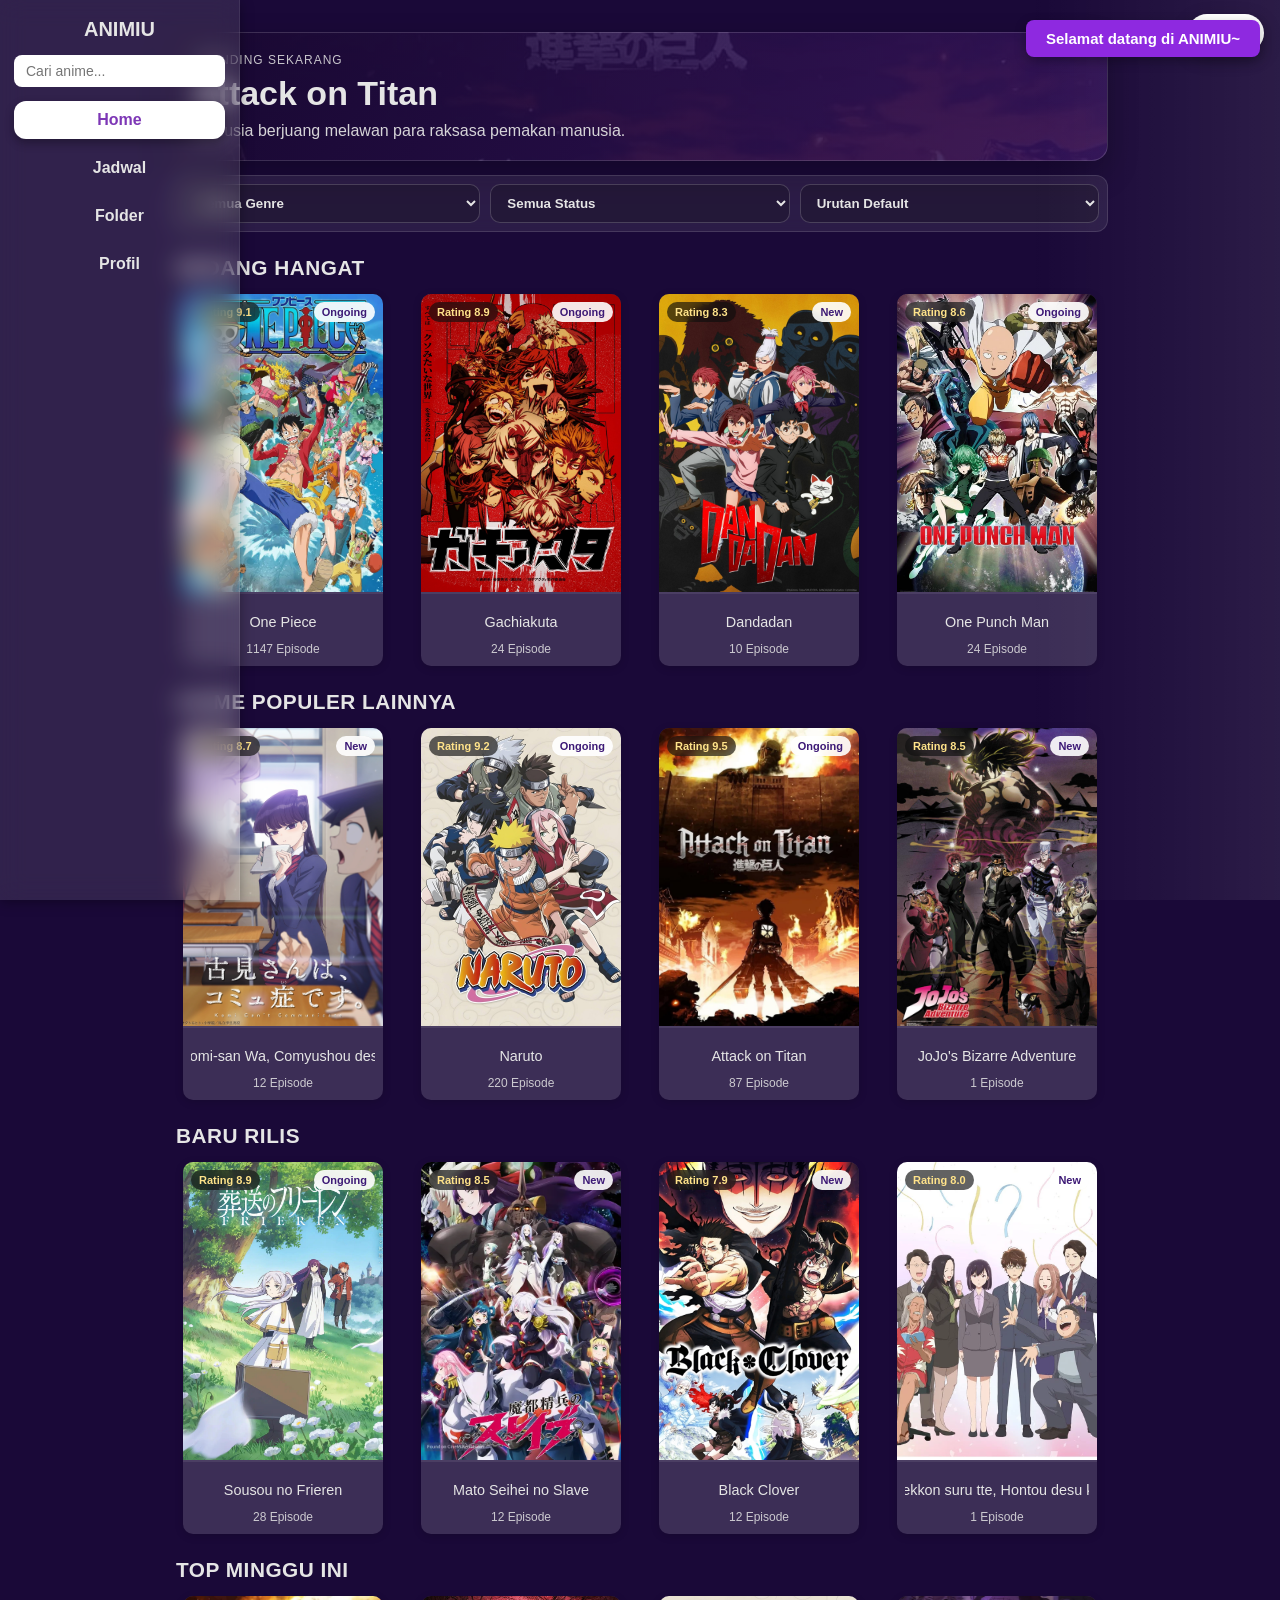
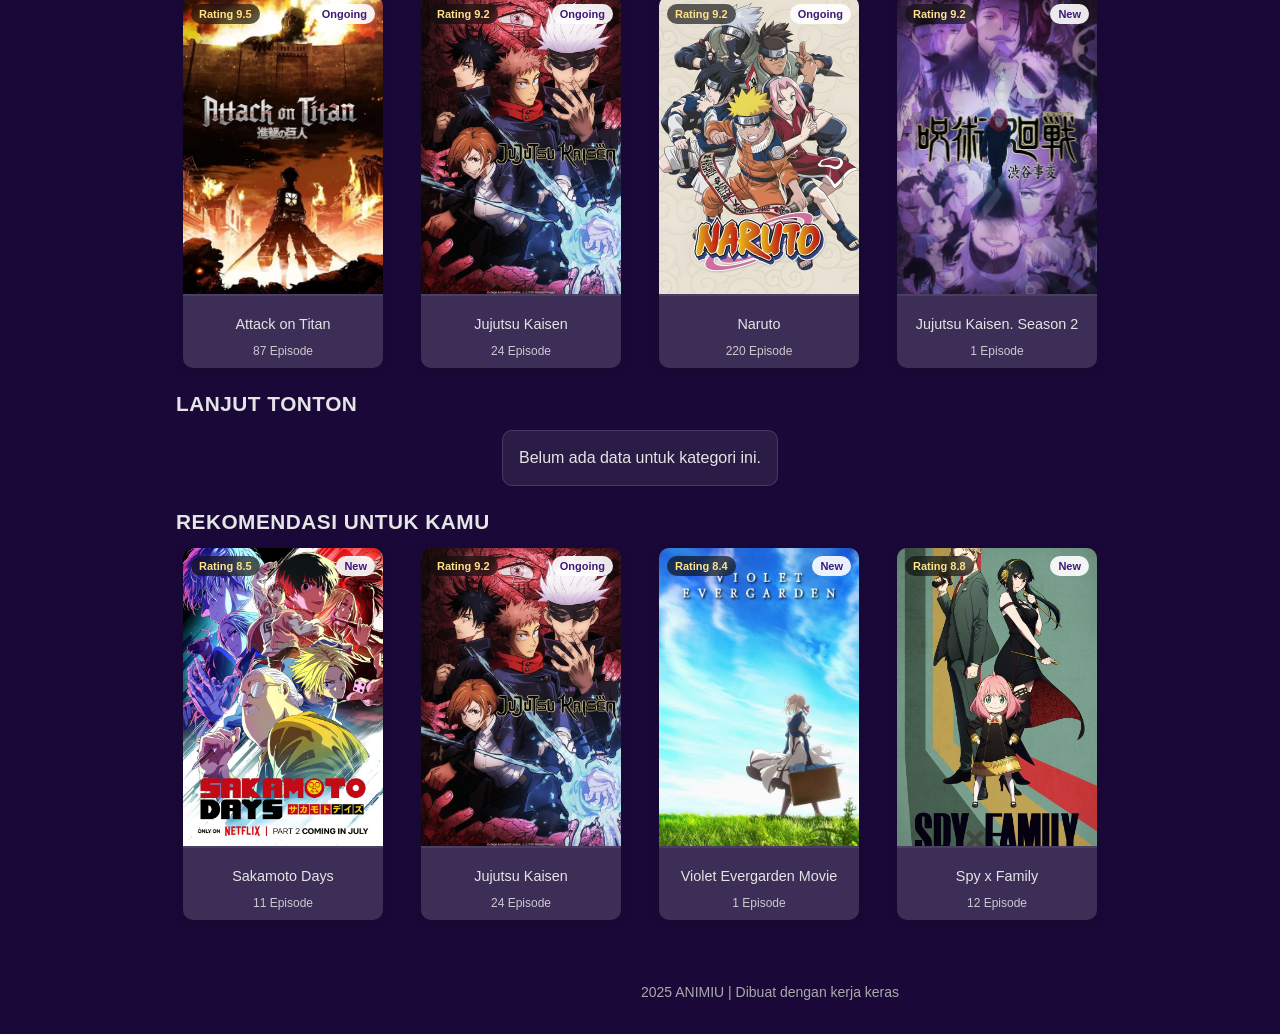
<file: index.html>
<!DOCTYPE html>
<html lang="id">
<head>
  <meta charset="utf-8" />
  <meta name="keywords" content="anime, streaming anime, animiu, nonton anime" />
  <meta name="description" content="ANIMIU - platform anime dengan koleksi populer, jadwal tayang, watchlist, dan riwayat tontonan." />
  <meta name="viewport" content="width=device-width,initial-scale=1" />
  <meta name="theme-color" content="#1a0938" />
  <meta property="og:title" content="ANIMIU - Anime Streaming Hub" />
  <meta property="og:description" content="Temukan anime favoritmu, cek jadwal tayang, dan simpan ke watchlist." />
  <meta property="og:type" content="website" />
  <title>ANIMIU</title>
  <base href="./">
  <link rel="stylesheet" href="style.css" />
</head>
<body class="home-page">
  <a class="auth-cta" href="login.html">Login</a>
  <header>
    <div class="brand">ANIMIU</div>
    <div class="search-bar">
      <input id="searchInput" placeholder="Cari anime..." aria-label="Cari anime" />
    </div>
    <nav>
      <a href="#" data-page="home" class="active">Home</a>
      <a href="#" data-page="jadwal">Jadwal</a>
      <a href="#" data-page="folder">Folder</a>
      <a href="#" data-page="profil">Profil</a>
    </nav>
  </header>
  <main id="content">
    <!-- default home -->
    <section id="homePage">
      <section class="hero-banner">
        <p class="hero-kicker" id="heroKicker">Trending Sekarang</p>
        <h1 id="heroTitle">Nonton Anime Favoritmu di ANIMIU</h1>
        <p class="hero-sub" id="heroSub">Eksplor judul populer, simpan watchlist, dan lanjutkan tontonan kapan saja.</p>
      </section>
      <div class="home-toolbar">
        <select id="genreFilter" aria-label="Filter genre"></select>
        <select id="statusFilter" aria-label="Filter status">
          <option value="all">Semua Status</option>
          <option value="new">New</option>
          <option value="ongoing">Ongoing</option>
        </select>
        <select id="sortFilter" aria-label="Urutkan anime">
          <option value="default">Urutan Default</option>
          <option value="rating">Rating Tertinggi</option>
          <option value="title">Judul A-Z</option>
        </select>
      </div>
      <div class="anime-section">
        <h2>SEDANG HANGAT</h2>
        <div class="anime-grid" id="hotAnimes"></div>
      </div>
      <div class="anime-section">
        <h2> ANIME POPULER LAINNYA</h2>
        <div class="anime-grid" id="popularAnimes"></div>
      </div>
      <div class="anime-section">
        <h2>BARU RILIS</h2>
        <div class="anime-grid" id="newReleases"></div>
      </div>
      <div class="anime-section">
        <h2>TOP MINGGU INI</h2>
        <div class="anime-grid" id="topWeekly"></div>
      </div>
      <div class="anime-section">
        <h2>LANJUT TONTON</h2>
        <div class="anime-grid" id="continueWatching"></div>
      </div>
      <div class="anime-section">
        <h2>REKOMENDASI UNTUK KAMU</h2>
        <div class="anime-grid" id="recommendedForYou"></div>
      </div>
    </section>
  </main>
<input id="profileFile" type="file" accept="image/*" style="display:none" />
<script src="script.js"></script>
<footer>
    <p>2025 ANIMIU | Dibuat dengan kerja keras</p>
  </footer>
</body>
</html>
</file>
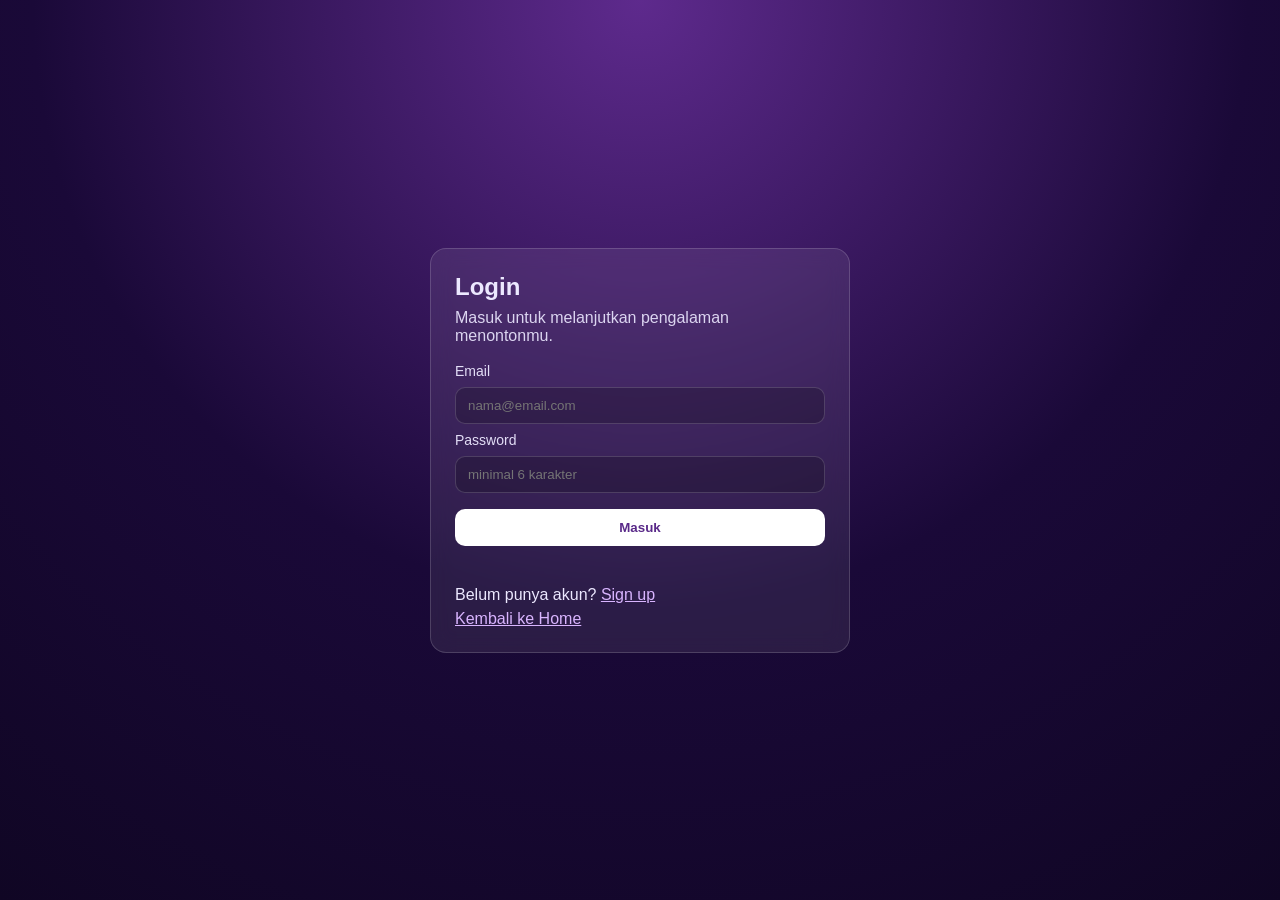
<file: login.html>
<!DOCTYPE html>
<html lang="id">
<head>
  <meta charset="utf-8" />
  <meta name="viewport" content="width=device-width,initial-scale=1" />
  <title>Login - ANIMIU</title>
  <link rel="stylesheet" href="auth.css" />
</head>
<body>
  <main class="auth-page">
    <section class="auth-card">
      <h1>Login</h1>
      <p class="auth-sub">Masuk untuk melanjutkan pengalaman menontonmu.</p>
      <form id="loginForm">
        <label>Email</label>
        <input id="loginEmail" type="email" required placeholder="nama@email.com" />
        <label>Password</label>
        <input id="loginPassword" type="password" required minlength="6" placeholder="minimal 6 karakter" />
        <button type="submit">Masuk</button>
      </form>
      <p id="authMessage" class="auth-message"></p>
      <p class="auth-link">Belum punya akun? <a href="signup.html">Sign up</a></p>
      <p class="auth-link"><a href="index.html">Kembali ke Home</a></p>
    </section>
  </main>
  <script src="auth.js"></script>
</body>
</html>
</file>
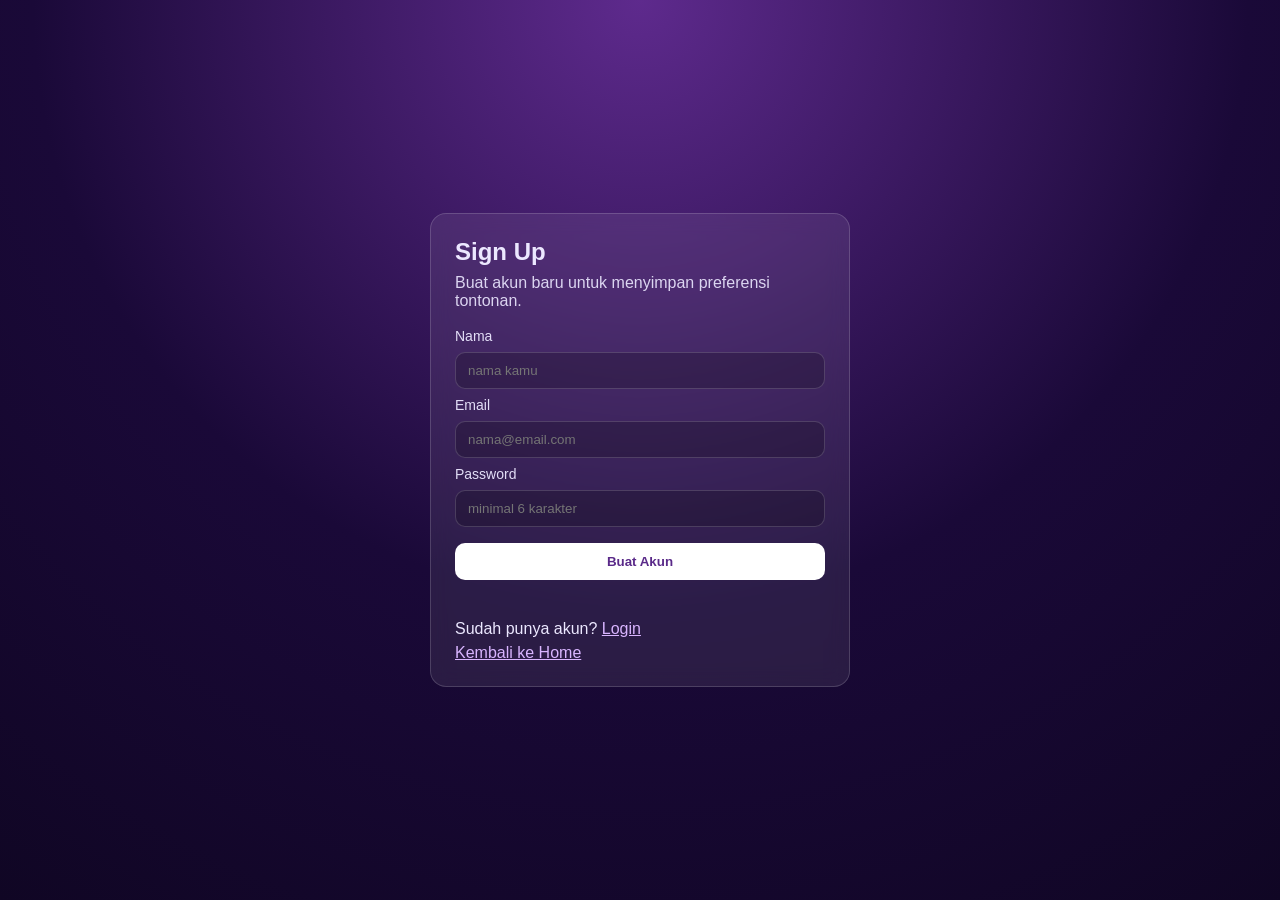
<file: signup.html>
<!DOCTYPE html>
<html lang="id">
<head>
  <meta charset="utf-8" />
  <meta name="viewport" content="width=device-width,initial-scale=1" />
  <title>Sign Up - ANIMIU</title>
  <link rel="stylesheet" href="auth.css" />
</head>
<body>
  <main class="auth-page">
    <section class="auth-card">
      <h1>Sign Up</h1>
      <p class="auth-sub">Buat akun baru untuk menyimpan preferensi tontonan.</p>
      <form id="signupForm">
        <label>Nama</label>
        <input id="signupName" type="text" required minlength="3" placeholder="nama kamu" />
        <label>Email</label>
        <input id="signupEmail" type="email" required placeholder="nama@email.com" />
        <label>Password</label>
        <input id="signupPassword" type="password" required minlength="6" placeholder="minimal 6 karakter" />
        <button type="submit">Buat Akun</button>
      </form>
      <p id="authMessage" class="auth-message"></p>
      <p class="auth-link">Sudah punya akun? <a href="login.html">Login</a></p>
      <p class="auth-link"><a href="index.html">Kembali ke Home</a></p>
    </section>
  </main>
  <script src="auth.js"></script>
</body>
</html>
</file>
<file: style.css>
:root{
  --bg:#1a0938;
  --text:#e5e5e5;
  --card:rgba(255,255,255,0.15);
  --header:rgba(255,255,255,0.1);
  --btn-bg:#fff;
  --btn-text:#7d37b6;
}
body.light{
  --bg: #9290e6;
  --text:#ffff;
  --card:rgba(255,255,255,0.15);
  --header:#7d37b6;
  --btn-bg:#fff;
  --btn-text:#7d37b6;
}
*{
  box-sizing:border-box;
}

body{
  margin:0;
  font-family:'Poppins',sans-serif;
  background:var(--bg);
  color:var(--text);
  transition:background .25s,color .25s;
  min-height: 100vh;
}

body[data-theme="dark"]{
  --bg:#1a0938;
  --text:#e5e5e5;
  --card:rgba(255,255,255,0.15);
  --header:rgba(255,255,255,0.1);
  --btn-bg:#fff;
  --btn-text:#7d37b6;
}

body[data-theme="light"]{
  --bg:#9290e6;
  --text:#fff;
  --card:rgba(255,255,255,0.2);
  --header:#7d37b6;
  --btn-bg:#fff;
  --btn-text:#56307d;
}

body[data-theme="sunset"]{
  --bg:#2b142c;
  --text:#f6efdf;
  --card:rgba(255,214,163,0.12);
  --header:rgba(116,47,80,0.75);
  --btn-bg:#ffd28b;
  --btn-text:#4d1d20;
}

.auth-cta{
position:fixed;
top:14px;
right:16px;
z-index:30;
text-decoration:none;
background:var(--btn-bg);
color:var(--btn-text);
font-weight:700;
padding:10px 16px;
border-radius:999px;
box-shadow:0 6px 18px rgba(0,0,0,0.25);
}

header{
  display:flex;
  flex-direction:column;
  align-items:stretch;
  gap:14px;
  padding:18px 14px;
  justify-content:flex-start;
  background:var(--header);
  position:fixed;
  top:0;
  left:0;
  width:240px;
  height:100vh;
  z-index:20;
  backdrop-filter: blur(12px);
  box-shadow: 0 2px 12px rgba(0, 0, 0, 0.35);
  border-right: 1px solid rgba(255, 255, 255, 0.08);
  transition: background 0.3s ease, box-shadow 0.3s ease;
  box-sizing: border-box;
}
.brand{font-weight:700;font-size:20px;text-align:center}
nav{display:flex;flex-direction:column;gap:10px}

/* ==== NAVBAR ACTIVE DENGAN KEPALA KUCING ==== */
nav a {
position: relative;
text-decoration: none;
color: var(--text);
padding: 10px 14px;
border-radius: 12px;
font-weight: 600;
transition: all 0.3s ease;
text-align: center;
}

/* efek hover */
nav a:hover {
background: rgba(255, 255, 255, 0.2);
}

/* tombol aktif */
nav a.active {
background: var(--btn-bg);
color: var(--btn-text);
box-shadow: 0 4px 10px rgba(0, 0, 0, 0.3);
animation: catHeadPop 0.3s ease;
}

/* animasi lembut pop */
@keyframes catHeadPop {
0% { transform: scale(0.9); }
50% { transform: scale(1.05); }
100% { transform: scale(1); }
}

.search-bar{text-align:center}
.search-bar input{
  width:100%;max-width:100%;padding:8px 12px;border-radius:8px;border:none;outline:none;font-size:14px;
}
main{
  padding:24px;
  min-height:72vh;
}

h2{margin-bottom:12px;letter-spacing:1px;text-align:left;padding-left:6px;}

/* ====== BAGIAN CONTAINER ====== */
.anime-section {
margin-top: 24px;
padding: 0 8px;
}

.hero-banner{
padding:20px;
margin:8px 8px 14px;
border-radius:16px;
background:linear-gradient(120deg, rgba(125,55,182,0.9), rgba(52,20,96,0.95));
box-shadow:0 12px 30px rgba(0,0,0,0.25);
border:1px solid rgba(255,255,255,0.15);
transition:background-image .5s ease, transform .3s ease;
}

.hero-kicker{
margin:0 0 6px;
font-size:12px;
letter-spacing:1px;
text-transform:uppercase;
opacity:0.85;
}

.hero-banner h1{
margin:0 0 8px;
font-size:clamp(20px, 3vw, 34px);
line-height:1.2;
}

.hero-sub{
margin:0;
opacity:0.92;
max-width:680px;
}

.home-toolbar{
display:grid;
grid-template-columns:repeat(3,minmax(160px,1fr));
gap:10px;
padding:8px;
margin:8px 8px 18px;
background:rgba(255,255,255,0.08);
border:1px solid rgba(255,255,255,0.12);
border-radius:12px;
backdrop-filter:blur(8px);
}

.home-toolbar select{
width:100%;
padding:10px 12px;
border-radius:10px;
border:1px solid rgba(255,255,255,0.18);
background:rgba(12,12,12,0.25);
color:var(--text);
font-weight:600;
outline:none;
}

.anime-section h2 {
color: var(--text);
font-size: 1.3em;
font-weight: 700;
margin: 8px 0 14px;
padding-left: 4px;
text-transform: uppercase;
letter-spacing: 0.5px;
}

/* ====== GRID UTAMA ====== */
.anime-grid {
display: grid;
grid-template-columns: repeat(auto-fit, minmax(150px, 1fr));
gap: 10px; /* jarak antar kartu */
justify-items: center;
align-items: start;
}

/* ====== KARTU ANIME ====== */
.anime-card {
background: var(--card);
border-radius: 10px;
overflow: hidden;
cursor: pointer;
transition: transform .25s ease, box-shadow .25s ease;
width: 100%;
max-width: 200px;
box-shadow: 0 2px 8px rgba(0,0,0,0.15);
display: flex;
flex-direction: column;
height: 100%; /* biar semua tinggi sejajar di grid */
}

.anime-card:hover {
transform: scale(1.03);
box-shadow: 0 6px 16px rgba(0,0,0,0.2);
}

.anime-card:hover .card-title{
letter-spacing:.2px;
}

.anime-card img {
width: 100%;
aspect-ratio: 2 / 3;
object-fit: cover;
display: block;
border-bottom: 2px solid rgba(255,255,255,0.08);
flex-shrink: 0;
}

.card-poster-wrap{
position:relative;
}

.card-badge{
position:absolute;
z-index:2;
padding:4px 8px;
font-size:11px;
font-weight:700;
border-radius:999px;
backdrop-filter:blur(4px);
}

.badge-rating{
top:8px;
left:8px;
background:rgba(14,14,14,0.65);
color:#ffe38a;
}

.badge-status{
top:8px;
right:8px;
background:rgba(255,255,255,0.9);
color:#3d1a76;
}

.card-body{
padding:8px 8px 10px;
}

.card-title {
flex-grow: 1;
display: flex;
align-items: center;       /* teks rata tengah vertikal */
justify-content: center;   /* teks rata tengah horizontal */
margin: 0;
padding: 4px 4px;
font-size: 0.9em;
color: var(--text);
text-align: center;
min-height: 40px;          /* tinggi tetap agar rata antar kartu */
white-space: nowrap;
overflow: hidden;
text-overflow: ellipsis;
}

.card-meta{
margin:0;
text-align:center;
font-size:12px;
opacity:0.85;
}

.skeleton-card{
width:100%;
max-width:200px;
aspect-ratio:2/3;
border-radius:10px;
background:linear-gradient(110deg, rgba(255,255,255,0.08) 8%, rgba(255,255,255,0.18) 18%, rgba(255,255,255,0.08) 33%);
background-size:200% 100%;
animation:skeletonMove 1.2s linear infinite;
}

@keyframes skeletonMove{
to{background-position:-200% 0;}
}

.empty-state{
grid-column:1/-1;
text-align:center;
padding:18px 16px;
border-radius:10px;
background:rgba(255,255,255,0.08);
border:1px solid rgba(255,255,255,0.12);
}

.anime-grid {
display: grid;
grid-template-columns: repeat(auto-fill, minmax(180px, 1fr));
gap: 16px;
justify-items: center;
}

/* ====== RESPONSIF UNTUK HP ====== */
@media (max-width: 640px) {
.anime-grid {
  grid-template-columns: repeat(2, 1fr); /* tetap 2 kolom di HP */
  gap: 8px;
  padding: 0 4px;
}

.anime-card {
  max-width: 100%;
}

.card-title {
  font-size: 0.85em;
}

.home-toolbar{
  grid-template-columns:1fr;
}

.anime-section h2 {
  font-size: 1.1em;
}
}

/* ====== HP SANGAT KECIL ====== */
@media (max-width: 350px) {
.anime-grid {
  gap: 6px;
}

.anime-card img {
  aspect-ratio: 2 / 3;
}
}

.anime-detail h2 {
text-align: center;
margin-bottom: 12px;
}

.anime-detail{text-align:center;max-width:900px;margin:0 auto}
.anime-detail img{width:80%;max-width:420px;border-radius:10px;margin-bottom:10px;display:block;margin-inline:auto}
.meta{opacity:.95;margin-bottom:10px}
.anime-detail p{max-width:780px;margin:0 auto 12px;line-height:1.6}

button.btn{
  background:var(--btn-bg);
  color:var(--btn-text);
  border:none;padding:10px 14px;border-radius:10px;font-weight:700;cursor:pointer;margin:6px;
}
.btn.ghost{background:transparent;border:2px solid rgba(255,255,255,0.12);}

/* profile */
.profile-page {
display: flex;
flex-direction: column;
align-items: center;
padding-top: 20px;
min-height: 100vh;
gap: 15px;
text-align: center;
}

#userPhoto {
width: 120px;
height: 120px;
border-radius: 50%;
object-fit: cover;
border: 3px solid #fff;
box-shadow: 0 0 10px rgba(0,0,0,0.2);
margin-bottom: 10px;
position: relative;
top: 0;
transform: none;
}

.history-list{list-style:none;padding:0;margin-top:8px;max-width:420px;width:100%}
.history-list li{background:var(--card);padding:10px;border-radius:8px;margin-bottom:8px;text-align:left}
.profile-buttons {
display: flex;
flex-direction: column; /* Vertikal */
align-items: center; /* Tengah horizontal */
gap: 15px; /* Jarak antar tombol */
}

.profile-buttons .btn {
width: 220px;
padding: 10px 0;
font-size: 16px;
border-radius: 10px;
border: none;
background: #fff;      /* tombol putih */
color: var(--bg);      /* teks mengikuti warna background halaman */
cursor: pointer;
transition: 0.3s;
box-shadow: 0 3px 6px rgba(0,0,0,0.15);
}

.profile-buttons .btn:hover {
background: #f0f0f0;   /* efek hover sedikit abu */
transform: scale(1.05);
}


/* folder lists small */
.list-section{margin:12px 0}
.list-section h3{text-align:left;margin:6px 0}
.list-item{display:flex;align-items:center;gap:10px;background:var(--card);padding:8px;border-radius:8px;margin-bottom:8px}
.list-item img{width:60px;height:40px;object-fit:cover;border-radius:6px}
.list-item .title{flex:1;font-weight:700}

/* responsive */
@media(max-width:840px){
header{
    position:sticky;
    top:0;
    left:auto;
    width:100%;
    height:auto;
    border-right:none;
    border-bottom: 1px solid rgba(255, 255, 255, 0.08);
    flex-direction:row;
    align-items:center;
    justify-content:space-between;
    flex-wrap:wrap;
}
.brand{text-align:left}
nav{
    flex-direction:row;
    gap:12px;
}
.search-bar{
    flex:1;
    min-width:220px;
}
.search-bar input{width:100%}
}

@media(max-width:640px){
nav{
    width:100%;
    justify-content:center;
    flex-wrap:wrap;
}
.search-bar{width:100%}
.search-bar input{width:90%}
.anime-card img{height:240px}
.anime-detail img{width:92%}
}

.hari-nav{
display:grid;
grid-template-columns: repeat(auto-fit, minmax(100px, 1fr));
gap:10px;
margin:18px 0;
}

.hari-btn{
background:var(--card);
color:var(--text);
border:none;
padding:14px 0;
font-size:16px;
font-weight:700;
border-radius:10px;
cursor:pointer;
transition:all .25s ease;
width:100%;
}

.hari-btn:hover{
transform:scale(1.05);
background:rgba(255,255,255,0.25);
}

.hari-btn.active{
background:var(--btn-bg);
color:var(--btn-text);
transform:scale(1.05);
box-shadow:0 4px 12px rgba(0,0,0,0.25);
}

@keyframes zoomBounce {
0% { transform: scale(1); }
50% { transform: scale(1.03); }
100% { transform: scale(1); }
}

.anime-tabs {
display: flex;
justify-content: center;
gap: 12px;
margin: 16px 0;
flex-wrap: wrap;
}

.tab-btn {
padding: 10px 18px;
background: var(--card);
color: var(--text);
border: none;
border-radius: 10px;
font-weight: 700;
cursor: pointer;
transition: all 0.25s ease;
}

.tab-btn.active {
background: var(--btn-bg);
color: var(--btn-text);
box-shadow: 0 4px 12px rgba(0,0,0,0.25);
}

.tab-content {
margin-top: 12px;
}

.episode-list {
display: grid;
grid-template-columns: repeat(auto-fit, minmax(80px, 1fr));
gap: 12px;
justify-items: center;
padding: 10px;
max-width: 600px;
margin: 0 auto;
}

.episode-list .btn {
width: 80px;
height: 40px;
text-align: center;
border-radius: 10px;
transition: transform 0.2s;
}

.episode-list .btn:hover {
transform: scale(1.05);
}

.season-grid {
display: grid;
grid-template-columns: repeat(auto-fit, minmax(120px, 1fr));
gap: 15px;
justify-items: center;
padding: 10px;
max-width: 700px;
margin: 0 auto;
}

.season-grid div {
text-align: center;
}

.season-grid img {
width: 100%;
aspect-ratio: 2 / 3;
object-fit: cover;
display: block;
flex-shrink: 0;
border-bottom: 2px solid rgba(255,255,255,0.08);
}

.season-grid img:hover {
transform: scale(1.05);
}

.season-grid div div {
margin-top: 6px;
font-weight: 500;
}

.anime-detail {
text-align: center;
max-width: 900px;
margin: 0 auto;
padding-top: 12px;
}

.anime-tabs {
display: flex;
justify-content: center;
gap: 12px;
margin-bottom: 16px;
flex-wrap: wrap;
}

.tab-btn {
padding: 10px 18px;
background: var(--card);
color: var(--text);
border: none;
border-radius: 10px;
font-weight: 700;
cursor: pointer;
transition: all 0.25s ease;
}

.tab-btn.active {
background: var(--btn-bg);
color: var(--btn-text);
box-shadow: 0 4px 12px rgba(0,0,0,0.25);
}

.player-buttons {
display: flex;
flex-direction: column;
align-items: center;
gap: 8px;
}

.episode-info h3 {
margin: 10px 0;
}

.history-list {
display: flex;
flex-wrap: wrap;
justify-content: center;
gap: 15px;
padding: 20px 0;
list-style: none;
}

/* Setiap item riwayat */
.history-item {
background: var(--card);
border-radius: 10px;
padding: 8px;
width: 130px;
text-align: center;
cursor: pointer;
transition: transform 0.2s ease, background 0.2s ease;
box-shadow: 0 3px 8px rgba(0,0,0,0.15);
}

.history-item:hover {
transform: scale(1.05);
background: rgba(255,255,255,0.25);
}

.history-poster {
width: 100%;
aspect-ratio: 2 / 3;
object-fit: cover;
border-radius: 8px;
border-radius: 10px !important;
}

.history-item span {
display: block;
font-size: 13px;
font-weight: 600;
color: var(--text);
line-height: 1.3;
}


.video-container {
position: relative;
width: 100%;
max-width: 900px;       /* batas maksimal di layar besar */
margin: 15px auto;      /* posisi di tengah */
aspect-ratio: 16 / 9;   /* otomatis tinggi berdasarkan lebar */
background: #000;       /* biar area hitam pas video loading */
border-radius: 12px;
overflow: hidden;
box-shadow: 0 4px 10px rgba(0,0,0,0.3);
}

.video-container iframe {
position: absolute;
top: 0;
left: 0;
width: 100%;
height: 100%;
border: none;
border-radius: 12px;
}

main {
padding: 24px;
min-height: 72vh;
margin-left: 260px;
}

#content{
max-width: 1000px;
margin: 0 auto;
}

#content.page-enter{
animation:pageFade .25s ease;
}

@keyframes pageFade{
from{opacity:0; transform:translateY(6px);}
to{opacity:1; transform:translateY(0);}
}

footer {
margin-left: 260px;
text-align: center;
margin-top: 40px;
font-size: 14px;
color: #aaa;
padding: 0 20px 20px;
}

@media(max-width:840px){
.auth-cta{
  position:absolute;
  top:12px;
  right:12px;
}
main{
  margin-left: 0;
}
footer{
  margin-left: 0;
}
}

.notif {
background: #8e29e0;
color: white;
padding: 10px 20px;
border-radius: 8px;
position: fixed;
top: 20px;
right: 20px;
opacity: 0;
transform: translateY(-15px);
transition: opacity 0.6s ease, transform 0.6s ease;
z-index: 999;
box-shadow: 0 4px 12px rgba(0,0,0,0.3);
font-weight: 600;
font-size: 15px;
}

/* saat muncul */
.notif.show {
opacity: 1;
transform: translateY(0);
}

/* saat hilang */
.notif.hide {
opacity: 0;
transform: translateY(-15px);
}

.home-page::after {
content: "";
position: fixed;
top: 0;
right: 0;
width: 250px;
height: 100%;
background: linear-gradient(to left, rgba(255, 255, 255, 0.08), transparent);
pointer-events: none;
z-index: 1;
}
</file>
<file: auth.css>
:root{
  --bg:#1a0938;
  --text:#ece8ff;
  --card:rgba(255,255,255,0.08);
  --line:rgba(255,255,255,0.16);
  --btn:#ffffff;
  --btnText:#5a2a89;
}

*{box-sizing:border-box}
body{
  margin:0;
  font-family:'Poppins',sans-serif;
  background:radial-gradient(circle at top, #5e2a8d 0%, #1a0938 55%, #100624 100%);
  color:var(--text);
  min-height:100vh;
}

.auth-page{
  min-height:100vh;
  display:grid;
  place-items:center;
  padding:20px;
}

.auth-card{
  width:min(420px, 100%);
  background:var(--card);
  border:1px solid var(--line);
  border-radius:16px;
  padding:24px;
  backdrop-filter:blur(10px);
}

.auth-card h1{margin:0 0 8px}
.auth-sub{margin:0 0 18px;opacity:.9}

form{
  display:grid;
  gap:8px;
}

label{
  font-size:14px;
  opacity:.95;
}

input{
  width:100%;
  border:1px solid var(--line);
  border-radius:10px;
  padding:10px 12px;
  background:rgba(0,0,0,0.2);
  color:var(--text);
  outline:none;
}

button{
  margin-top:8px;
  border:none;
  border-radius:10px;
  padding:11px 14px;
  background:var(--btn);
  color:var(--btnText);
  font-weight:700;
  cursor:pointer;
}

.auth-message{
  min-height:20px;
  margin:12px 0 8px;
}

.auth-link{
  margin:6px 0 0;
}

a{
  color:#d9b5ff;
}
</file>
